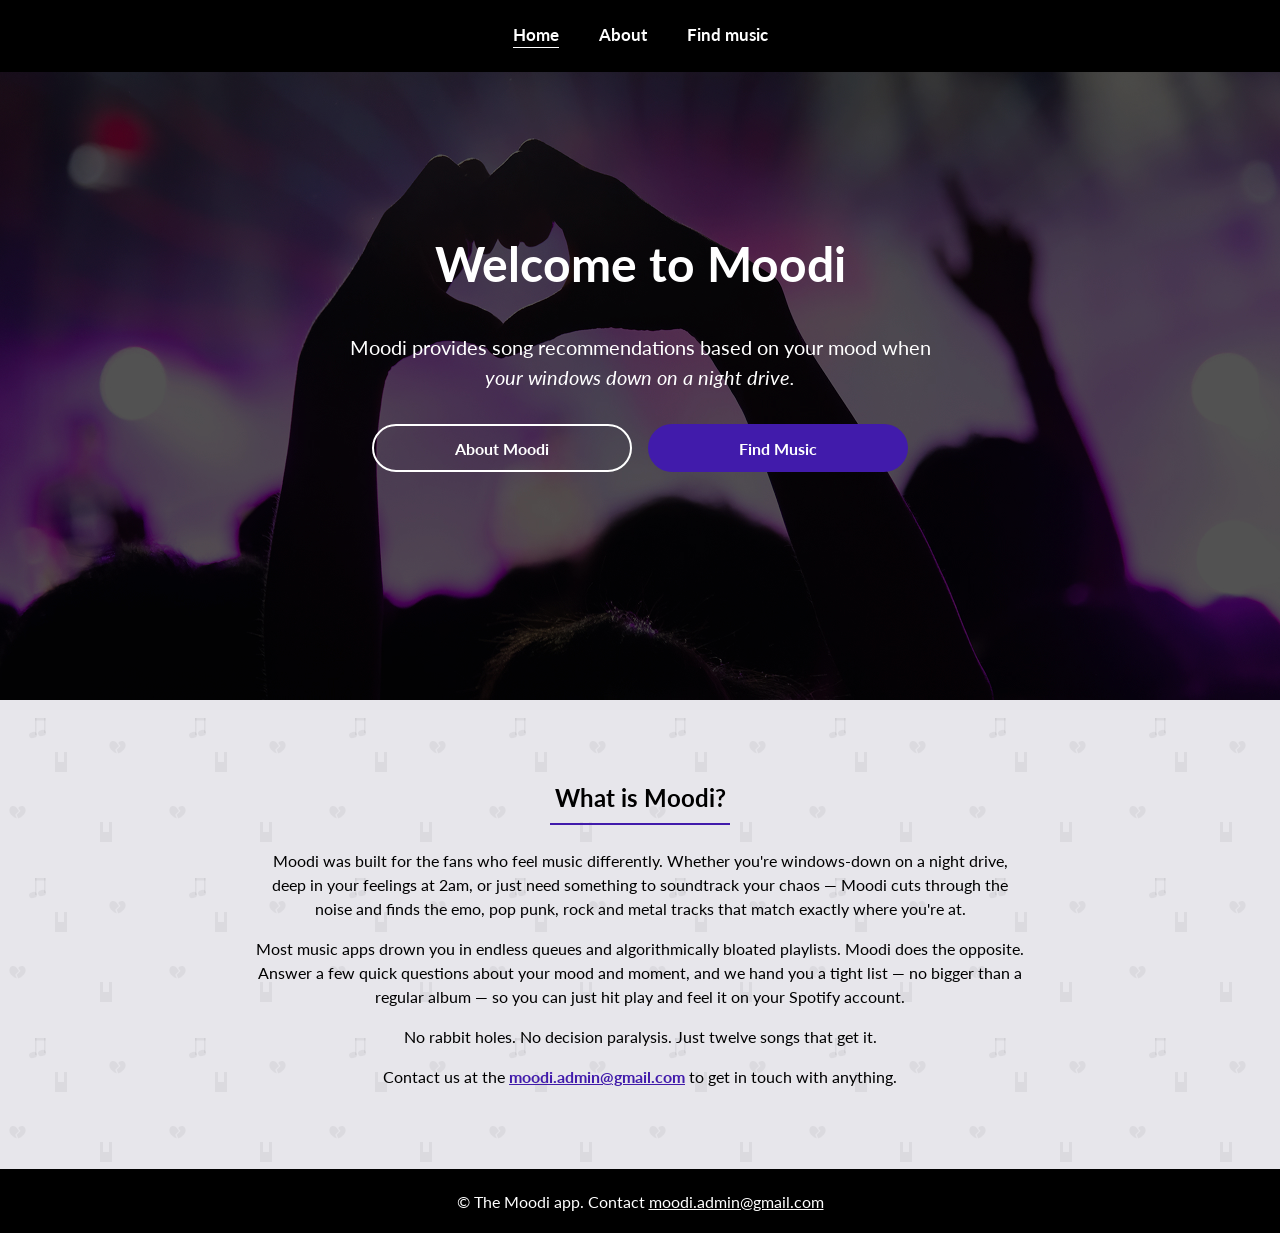
<file: index.html>
<!DOCTYPE html>
<html lang="en">
<head>
  <meta charset="UTF-8" />
  <meta name="viewport" content="width=device-width, initial-scale=1.0" />
  <title>Moodi — Find Your Sound</title>
  <link rel="preconnect" href="https://fonts.googleapis.com" />
  <link rel="preconnect" href="https://fonts.gstatic.com" crossorigin />
  <link href="https://fonts.googleapis.com/css2?family=Lato:wght@400;700&display=swap" rel="stylesheet" />
  <link rel="preload" as="image" href="imgs/Desktop banner.jpg" media="(min-width: 768px)" />
  <link rel="preload" as="image" href="imgs/Mobile banner.jpg" media="(max-width: 767px)" />
  <link rel="icon" href="data:image/svg+xml,<svg xmlns='http://www.w3.org/2000/svg' viewBox='0 0 100 100'><text y='.9em' font-size='90'>🎧</text></svg>" />
  <link rel="stylesheet" href="css/home.css" />
</head>
<body>

  <!-- ── Hero ── -->
  <section class="hero" id="home">
    <picture>
      <source media="(max-width: 767px)" srcset="imgs/Mobile banner.jpg" />
      <img class="hero-img"
        src="imgs/Desktop banner.jpg"
        alt="Concert crowd"
        fetchpriority="high"
        decoding="async" />
    </picture>
    <div class="hero-overlay"></div>

    <nav>
      <a href="#home" class="active">Home</a>
      <a href="#about">About</a>
      <a href="quiz.html">Find music</a>
    </nav>

    <div class="hero-content">
      <h1 class="hero-title">
        <span class="title-desktop">Welcome to Moodi</span>
        <span class="title-mobile">Welcome to Moodi-app</span>
      </h1>
      <p class="hero-sub">Moodi provides song recommendations based on your mood when<br><span id="typewriter"></span></p>
      <div class="btn-group">
        <a href="#about" class="btn btn-outline">About Moodi</a>
        <a href="quiz.html" class="btn btn-primary">Find Music</a>
      </div>
    </div>
  </section>

  <!-- ── About ── -->
  <section class="about" id="about">
    <div class="about-header">
      <h2 class="about-title">What is Moodi?</h2>
      <div class="about-divider"></div>
    </div>
    <div class="about-body">
      <p>Moodi was built for the fans who feel music differently. Whether you're windows-down on a night drive, deep in your feelings at 2am, or just need something to soundtrack your chaos — Moodi cuts through the noise and finds the emo, pop punk, rock and metal tracks that match exactly where you're at.</p>
      <p>Most music apps drown you in endless queues and algorithmically bloated playlists. Moodi does the opposite. Answer a few quick questions about your mood and moment, and we hand you a tight list — no bigger than a regular album — so you can just hit play and feel it on your Spotify account.</p>
      <p>No rabbit holes. No decision paralysis. Just twelve songs that get it.</p>
      <p>Contact us at the <a href="mailto:moodi.admin@gmail.com">moodi.admin@gmail.com</a> to get in touch with anything.</p>
    </div>
  </section>

  <!-- ── Footer ── -->
  <footer>
    <p>© The Moodi app. Contact <a href="mailto:moodi.admin@gmail.com">moodi.admin@gmail.com</a></p>
  </footer>

  <script src="js/home.js"></script>
  <script src="https://mcp.figma.com/mcp/html-to-design/capture.js" async></script>
</body>
</html>
</file>
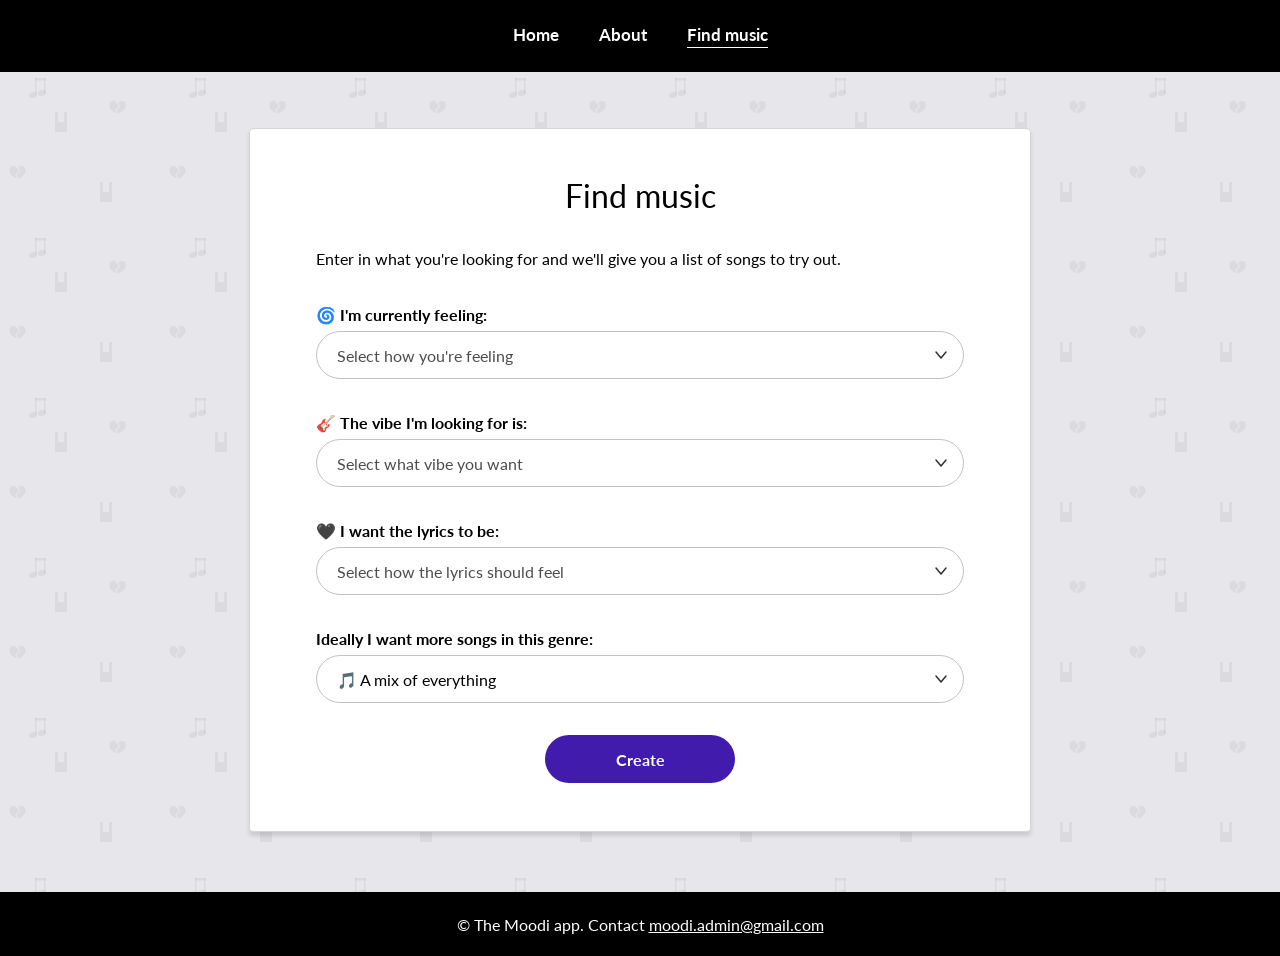
<file: quiz.html>
<!DOCTYPE html>
<html lang="en">
<head>
  <meta charset="UTF-8" />
  <meta name="viewport" content="width=device-width, initial-scale=1.0" />
  <title>Find Music — Moodi</title>
  <link rel="preconnect" href="https://fonts.googleapis.com" />
  <link rel="preconnect" href="https://fonts.gstatic.com" crossorigin />
  <link href="https://fonts.googleapis.com/css2?family=Lato:wght@400;700&display=swap" rel="stylesheet" />
  <link rel="icon" href="data:image/svg+xml,<svg xmlns='http://www.w3.org/2000/svg' viewBox='0 0 100 100'><text y='.9em' font-size='90'>🎧</text></svg>" />
  <link rel="stylesheet" href="css/quiz.css" />
</head>
<body>

  <header>
    <nav>
      <a href="index.html">Home</a>
      <a href="index.html#about">About</a>
      <a href="quiz.html" class="active">Find music</a>
    </nav>
  </header>

  <main>

    <!-- ── Quiz card ── -->
    <div class="card" id="quiz-card">
      <h1 class="card-title">Find music</h1>
      <p class="card-sub">Enter in what you're looking for and we'll give you a list of songs to try out.</p>

      <div class="fields">

        <div class="field">
          <label class="field-label" for="feeling">🌀 I'm currently feeling:</label>
          <select class="field-select" id="feeling">
            <option value="" disabled selected>Select how you're feeling</option>
            <option value="happy">😊 Happy</option>
            <option value="sad">😢 Sad</option>
            <option value="energetic">⚡ Energetic</option>
            <option value="calm">😌 Calm</option>
            <option value="romantic">💕 Romantic</option>
            <option value="anxious">😰 Anxious</option>
            <option value="nostalgic">🎞️ Nostalgic</option>
            <option value="angry">🔥 Fired Up</option>
            <option value="melancholic">🌧️ Melancholic</option>
            <option value="confident">💪 Confident</option>
            <option value="lonely">🌙 Lonely</option>
          </select>
          <span class="field-error" id="feeling-error">💔 Please select an option</span>
        </div>

        <div class="field">
          <label class="field-label" for="vibe">🎸 The vibe I'm looking for is:</label>
          <select class="field-select" id="vibe">
            <option value="" disabled selected>Select what vibe you want</option>
            <option value="chill">😎 Just chill</option>
            <option value="dance">🕺 Dance it out</option>
            <option value="focus">🎯 Focus / study</option>
            <option value="workout">🏋️ Workout fuel</option>
            <option value="cry">😭 Have a good cry</option>
            <option value="hype">🤘 Get hyped</option>
            <option value="sleep">😴 Wind down / sleep</option>
            <option value="discover">🔍 Discover something new</option>
            <option value="throwback">⏮️ Throwback vibes</option>
            <option value="drive">🚗 Late night drive</option>
          </select>
          <span class="field-error" id="vibe-error">💔 Please select an option</span>
        </div>

        <div class="field">
          <label class="field-label" for="lyrics">🖤 I want the lyrics to be:</label>
          <select class="field-select" id="lyrics">
            <option value="" disabled selected>Select how the lyrics should feel</option>
            <option value="emotional">💔 Raw &amp; emotional</option>
            <option value="anthemic">🎤 Anthemic &amp; sing-along</option>
            <option value="dark">🖤 Dark &amp; introspective</option>
            <option value="angry">😤 Angry &amp; aggressive</option>
            <option value="hopeful">✨ Hopeful &amp; uplifting</option>
            <option value="poetic">🖋️ Poetic &amp; abstract</option>
          </select>
          <span class="field-error" id="lyrics-error">💔 Please select an option</span>
        </div>

        <div class="field">
          <label class="field-label" for="genre">Ideally I want more songs in this genre:</label>
          <select class="field-select selected" id="genre">
            <option value="all" selected>🎵 A mix of everything</option>
            <option value="pop_punk">🎸 Pop punk</option>
            <option value="emo">🖤 Emo</option>
            <option value="metalcore">🤘 Metalcore</option>
            <option value="metal">🔥 Metal</option>
            <option value="alt_rock">🎶 Alt rock</option>
            <option value="emo_pop">💜 Emo pop</option>
          </select>
        </div>

      </div>

      <button class="btn-create" id="btn-create">
        <span class="btn-create-text">Create</span>
        <span class="btn-create-loading">
          <span class="soundbar-bar"></span>
          <span class="soundbar-bar"></span>
          <span class="soundbar-bar"></span>
          <span class="soundbar-bar"></span>
          <span class="loading-text">Searching...</span>
        </span>
      </button>
    </div>

    <!-- ── Results card ── -->
    <div class="results-card" id="results-card">
      <div class="results-header">
        <h2 class="results-title">Recommended songs</h2>
        <div class="results-sub-group">
          <p class="results-sub">Tap any card to open a song on Spotify</p>
          <div class="results-tags" id="results-tags"></div>
        </div>
      </div>

      <div class="song-grid" id="song-grid"></div>

      <div class="results-actions">
        <button class="btn-back" id="btn-back">← Start over</button>
        <button class="btn-refresh" id="btn-refresh">
          <span class="btn-refresh-text"><span class="refresh-icon">↻</span> Refresh list</span>
          <span class="btn-refresh-loading">
            <span class="soundbar-bar"></span>
            <span class="soundbar-bar"></span>
            <span class="soundbar-bar"></span>
            <span class="soundbar-bar"></span>
            <span class="loading-text">Searching...</span>
          </span>
        </button>
      </div>
    </div>

  </main>

  <footer>
    <p>© The Moodi app. Contact <a href="mailto:moodi.admin@gmail.com">moodi.admin@gmail.com</a></p>
  </footer>

  <script src="js/quiz.js"></script>
  <script src="https://mcp.figma.com/mcp/html-to-design/capture.js" async></script>
</body>
</html>
</file>
<file: css/home.css>
html { scroll-behavior: smooth; }

*, *::before, *::after { box-sizing: border-box; margin: 0; padding: 0; }

body {
  font-family: 'Lato', sans-serif;
  color: #000;
  background-color: #E7E6EB;
  background-image: url("data:image/svg+xml,%3Csvg xmlns='http://www.w3.org/2000/svg' width='160' height='160'%3E%3Cg transform='translate(10,5) scale(0.75)' fill='black' fill-opacity='0.05'%3E%3Cpath d='M9,4 C7,1 2,0 0,4 C-2,8 0,12 4,15 C6,17 8,17 9,18 L7,13 L12,8 Z'/%3E%3Cpath d='M11,4 L14,8 L9,13 L11,18 C12,17 14,17 16,15 C20,12 22,8 20,4 C18,0 13,1 11,4 Z'/%3E%3C/g%3E%3Cg transform='translate(100,22)' fill='black' fill-opacity='0.05'%3E%3Cpath d='M0,20 L0,0 L3,0 L3,10 L9,10 L9,0 L12,0 L12,20 Z'/%3E%3C/g%3E%3Cg transform='translate(28,75)' fill='black' fill-opacity='0.05'%3E%3Crect x='7' y='3' width='10.5' height='2.5'/%3E%3Crect x='7' y='3' width='1.5' height='17'/%3E%3Crect x='16' y='3' width='1.5' height='15'/%3E%3Cellipse cx='5' cy='20' rx='4' ry='3' transform='rotate(-20 5 20)'/%3E%3Cellipse cx='14' cy='18' rx='4' ry='3' transform='rotate(-20 14 18)'/%3E%3C/g%3E%3Cg transform='translate(110,100) scale(0.75)' fill='black' fill-opacity='0.05'%3E%3Cpath d='M9,4 C7,1 2,0 0,4 C-2,8 0,12 4,15 C6,17 8,17 9,18 L7,13 L12,8 Z'/%3E%3Cpath d='M11,4 L14,8 L9,13 L11,18 C12,17 14,17 16,15 C20,12 22,8 20,4 C18,0 13,1 11,4 Z'/%3E%3C/g%3E%3Cg transform='translate(55,112)' fill='black' fill-opacity='0.05'%3E%3Cpath d='M0,20 L0,0 L3,0 L3,10 L9,10 L9,0 L12,0 L12,20 Z'/%3E%3C/g%3E%3C/svg%3E");
  background-size: 160px 160px;
}

a { color: inherit; text-decoration: none; }

/* ── Hero ── */
.hero {
  position: relative;
  width: 100%;
  height: 700px;
  display: flex;
  flex-direction: column;
  align-items: center;
  justify-content: center;
  overflow: hidden;
  background: #1a1a1a;
}

.hero-img {
  position: absolute;
  inset: 0;
  width: 100%;
  height: 100%;
  object-fit: cover;
  object-position: center;
}

.hero-overlay {
  position: absolute;
  inset: 0;
  background: rgba(0, 0, 0, 0.2);
}

/* ── Nav ── */
nav {
  position: absolute;
  top: 0;
  left: 0;
  right: 0;
  display: flex;
  align-items: center;
  justify-content: center;
  gap: 40px;
  height: 72px;
  background: #000;
  z-index: 10;
}

nav a {
  font-size: 17px;
  font-weight: 700;
  color: #fff;
  text-align: center;
  border-bottom: 1px solid transparent;
  padding-bottom: 2px;
  transition: border-color 0.2s;
}

nav a:hover { border-bottom-color: #fff; }
nav a.active { border-bottom-color: #fff; }

/* ── Hero content ── */
.hero-content {
  position: relative;
  z-index: 2;
  display: flex;
  flex-direction: column;
  align-items: center;
  gap: 32px;
  max-width: 820px;
  width: 100%;
  padding: 0 24px;
  text-align: center;
}

.hero-title {
  font-size: 48px;
  font-weight: 700;
  color: #fff;
  line-height: 1.5;
}

.hero-sub {
  font-size: 20px;
  font-weight: 400;
  color: #fff;
  line-height: 1.5;
}

.btn-group {
  display: flex;
  gap: 16px;
  align-items: center;
  justify-content: center;
  flex-wrap: wrap;
}

.btn {
  display: inline-flex;
  align-items: center;
  justify-content: center;
  width: 260px;
  height: 48px;
  border-radius: 9999px;
  font-family: 'Lato', sans-serif;
  font-size: 16px;
  font-weight: 700;
  cursor: pointer;
  text-decoration: none;
  transition: opacity 0.2s;
}

.btn:hover { opacity: 0.85; }

.btn-primary {
  background: #411bab;
  color: #fff;
  border: none;
  transition: background 0.2s;
}

.btn-primary:hover {
  opacity: 1;
  background: #341589;
}

.btn-outline {
  background: transparent;
  color: #fff;
  border: 2px solid #fff;
  transition: background 0.2s, color 0.2s;
}

.btn-outline:hover {
  opacity: 1;
  background: #fff;
  color: #411bab;
}

/* ── About ── */
.about {
  display: flex;
  flex-direction: column;
  align-items: center;
  gap: 24px;
  padding: 80px 24px;
  max-width: 820px;
  margin: 0 auto;
  text-align: center;
}

.about-header {
  display: flex;
  flex-direction: column;
  align-items: center;
  gap: 7px;
  width: 100%;
}

.about-title {
  font-size: 24px;
  font-weight: 700;
  line-height: 1.5;
}

.about-divider {
  width: 180px;
  height: 2px;
  background: #411bab;
}

.about-body {
  font-size: 16px;
  font-weight: 400;
  line-height: 1.5;
  color: #000;
}

.about-body p + p { margin-top: 1em; }

.about-body a {
  color: #411bab;
  font-weight: 700;
  text-decoration: underline;
  transition: color 0.2s;
}

.about-body a:hover { color: #341589; }

/* ── Footer ── */
footer {
  background: #000;
  color: #fff;
  display: flex;
  align-items: center;
  justify-content: center;
  height: 64px;
  font-size: 16px;
  font-weight: 400;
  text-align: center;
}

footer a {
  text-decoration: underline;
  color: #fff;
}

.title-mobile { display: none; }

#typewriter {
  transition: opacity 0.7s ease;
  opacity: 0;
  font-style: italic;
}

#typewriter.fade-in  { opacity: 1; }
#typewriter.fade-out { opacity: 0; }

/* ── Mobile ── */
@media (max-width: 767px) {
  .title-desktop { display: none; }
  .title-mobile  { display: inline; }

  nav {
    gap: 40px;
  }

  .hero { height: 700px; }

  .hero-title {
    font-size: 48px;
    line-height: 1.5;
  }

  .hero-sub {
    font-size: 20px;
    display: block;
  }

  .hero-content {
    gap: 32px;
    padding: 0 24px;
  }

  .btn-group {
    width: 100%;
    flex-direction: column-reverse;
  }

  .btn {
    width: 100%;
    font-size: 16px;
    height: 48px;
  }

  .about {
    max-width: 100%;
    padding: 80px 20px;
  }

  .about-body {
    max-width: 452px;
    overflow-wrap: break-word;
    text-align: center;
  }

  footer {
    height: 64px;
    padding: 0 24px;
    text-align: center;
  }
}
</file>
<file: css/quiz.css>
*, *::before, *::after { box-sizing: border-box; margin: 0; padding: 0; }

body {
  font-family: 'Lato', sans-serif;
  background-color: #E7E6EB;
  background-image: url("data:image/svg+xml,%3Csvg xmlns='http://www.w3.org/2000/svg' width='160' height='160'%3E%3Cg transform='translate(10,5) scale(0.75)' fill='black' fill-opacity='0.05'%3E%3Cpath d='M9,4 C7,1 2,0 0,4 C-2,8 0,12 4,15 C6,17 8,17 9,18 L7,13 L12,8 Z'/%3E%3Cpath d='M11,4 L14,8 L9,13 L11,18 C12,17 14,17 16,15 C20,12 22,8 20,4 C18,0 13,1 11,4 Z'/%3E%3C/g%3E%3Cg transform='translate(100,22)' fill='black' fill-opacity='0.05'%3E%3Cpath d='M0,20 L0,0 L3,0 L3,10 L9,10 L9,0 L12,0 L12,20 Z'/%3E%3C/g%3E%3Cg transform='translate(28,75)' fill='black' fill-opacity='0.05'%3E%3Crect x='7' y='3' width='10.5' height='2.5'/%3E%3Crect x='7' y='3' width='1.5' height='17'/%3E%3Crect x='16' y='3' width='1.5' height='15'/%3E%3Cellipse cx='5' cy='20' rx='4' ry='3' transform='rotate(-20 5 20)'/%3E%3Cellipse cx='14' cy='18' rx='4' ry='3' transform='rotate(-20 14 18)'/%3E%3C/g%3E%3Cg transform='translate(110,100) scale(0.75)' fill='black' fill-opacity='0.05'%3E%3Cpath d='M9,4 C7,1 2,0 0,4 C-2,8 0,12 4,15 C6,17 8,17 9,18 L7,13 L12,8 Z'/%3E%3Cpath d='M11,4 L14,8 L9,13 L11,18 C12,17 14,17 16,15 C20,12 22,8 20,4 C18,0 13,1 11,4 Z'/%3E%3C/g%3E%3Cg transform='translate(55,112)' fill='black' fill-opacity='0.05'%3E%3Cpath d='M0,20 L0,0 L3,0 L3,10 L9,10 L9,0 L12,0 L12,20 Z'/%3E%3C/g%3E%3C/svg%3E");
  background-size: 160px 160px;
  color: #000;
  min-height: 100vh;
  display: flex;
  flex-direction: column;
}

a { color: inherit; text-decoration: none; }

/* ── Header ── */
header {
  background: #000;
  height: 72px;
  display: flex;
  align-items: center;
  justify-content: center;
  flex-shrink: 0;
}

nav {
  display: flex;
  gap: 40px;
  align-items: center;
}

nav a {
  font-size: 17px;
  font-weight: 700;
  color: #fff;
  border-bottom: 1px solid transparent;
  padding-bottom: 2px;
  transition: border-color 0.2s;
}

nav a:hover { border-bottom-color: #fff; }
nav a.active { border-bottom-color: #fff; }

/* ── Main ── */
main {
  flex: 1;
  display: flex;
  align-items: flex-start;
  justify-content: center;
  padding: 56px 24px 60px;
}

/* ── Quiz card ── */
.card {
  background: #fff;
  border: 1px solid #d4d4d4;
  border-radius: 4px;
  box-shadow: 0px 4px 4px rgba(0, 0, 0, 0.12);
  width: 100%;
  max-width: 782px;
  padding: 48px 66px;
  display: flex;
  flex-direction: column;
  align-items: center;
  gap: 32px;
}

.card-title {
  font-size: 32px;
  font-weight: 400;
  color: #000;
  text-align: center;
  line-height: 1.2;
}

.card-sub {
  font-size: 16px;
  font-weight: 400;
  color: #000;
  text-align: left;
  line-height: 1.5;
  width: 100%;
}

/* ── Form fields ── */
.fields {
  display: flex;
  flex-direction: column;
  gap: 32px;
  width: 100%;
}

.field {
  display: flex;
  flex-direction: column;
  gap: 4px;
}

.field-label {
  font-size: 16px;
  font-weight: 700;
  color: #000;
  line-height: 1.5;
}

.field-select {
  width: 100%;
  height: 48px;
  border: 1px solid #c2c2c2;
  border-radius: 9999px;
  background: #fff;
  padding: 0 20px;
  font-family: 'Lato', sans-serif;
  font-size: 16px;
  font-weight: 400;
  color: #4d4d4d;
  appearance: none;
  -webkit-appearance: none;
  background-image: url("data:image/svg+xml,%3Csvg width='12' height='8' viewBox='0 0 12 8' fill='none' xmlns='http://www.w3.org/2000/svg'%3E%3Cpath d='M1 1L6 7L11 1' stroke='%23333' stroke-width='1.5' stroke-linecap='round' stroke-linejoin='round'/%3E%3C/svg%3E");
  background-repeat: no-repeat;
  background-position: right 16px center;
  cursor: pointer;
  transition: border-color 0.2s;
}

.field-select:hover {
  border-color: #7F7F7F;
}

.field-select:focus {
  outline: none;
  border-color: #411bab;
}

.field-select.selected { color: #000; }

.field-select.error { border-color: #cf150a; }

.field-error {
  font-size: 16px;
  font-weight: 400;
  color: #cf150a;
  line-height: 1.5;
  display: none;
}

.field-error.visible { display: block; }

/* ── Create button ── */
.btn-create {
  width: 190px;
  height: 48px;
  background: #411bab;
  border: none;
  border-radius: 9999px;
  font-family: 'Lato', sans-serif;
  font-size: 16px;
  font-weight: 700;
  color: #fff;
  cursor: pointer;
  transition: opacity 0.2s;
  display: inline-flex;
  align-items: center;
  justify-content: center;
}

.btn-create:hover { opacity: 0.85; }
.btn-create:disabled { opacity: 1; cursor: not-allowed; }

.btn-create-loading {
  display: none;
  align-items: flex-end;
  gap: 3px;
  height: 22px;
}

.loading-text {
  align-self: center;
  margin-left: 8px;
  font-size: 16px;
  font-weight: 700;
}

.btn-create.loading .btn-create-text { display: none; }
.btn-create.loading .btn-create-loading { display: inline-flex; }
.btn-create.loading { opacity: 1; }

/* ── Soundbar animation ── */
.soundbar-bar {
  width: 3px;
  border-radius: 2px;
  background: #fff;
  transform-origin: bottom;
  animation: soundbar 0.7s ease-in-out infinite alternate;
  opacity: 0.5;
}

.soundbar-bar:nth-child(1) { height: 10px; animation-delay: 0.00s; }
.soundbar-bar:nth-child(2) { height: 22px; animation-delay: 0.20s; }
.soundbar-bar:nth-child(3) { height: 16px; animation-delay: 0.10s; }
.soundbar-bar:nth-child(4) { height: 20px; animation-delay: 0.30s; }

@keyframes soundbar {
  from { transform: scaleY(0.15); }
  to   { transform: scaleY(1); }
}

/* ── Results card ── */
.results-card {
  background: #fff;
  border: 1px solid #d4d4d4;
  border-radius: 4px;
  box-shadow: 0px 4px 4px rgba(0, 0, 0, 0.12);
  width: 100%;
  max-width: 782px;
  padding: 49px 0;
  display: none;
  flex-direction: column;
  align-items: center;
  gap: 32px;
}

.results-card.visible { display: flex; }

.results-header {
  display: flex;
  flex-direction: column;
  align-items: center;
  gap: 16px;
  text-align: center;
}

.results-title {
  font-size: 32px;
  font-weight: 400;
}

.results-sub-group {
  display: flex;
  flex-direction: column;
  align-items: center;
  gap: 12px;
}

.results-sub {
  font-size: 16px;
  color: #000;
}

.results-tags {
  display: flex;
  gap: 8px;
  flex-wrap: wrap;
  justify-content: center;
}

.results-tag {
  padding: 4px 12px;
  border-radius: 30px;
  font-size: 12px;
  font-weight: 700;
  background: rgba(65, 27, 171, 0.1);
  border: 1px solid rgba(65, 27, 171, 0.3);
  color: #411bab;
}

/* ── Song grid ── */
.song-grid {
  width: 100%;
  display: grid;
  grid-template-columns: 1fr 1fr;
  gap: 10px;
  padding: 0 24px;
}

.song-card {
  display: flex;
  align-items: center;
  gap: 12px;
  padding: 13px;
  border: 1px solid #d4d4d4;
  border-radius: 8px;
  text-decoration: none;
  color: inherit;
  background: #fff;
  transition: all 0.2s;
  min-width: 0;
}

.song-card:hover {
  border-color: #7F7F7F;
  box-shadow: 0 4px 12px rgba(65, 27, 171, 0.12);
  transform: translateY(-1px);
}

.song-card:focus {
  outline: none;
  border-color: #411bab;
  box-shadow: 0 0 0 2px rgba(65, 27, 171, 0.3);
}

.song-num {
  font-size: 11px;
  font-weight: 700;
  color: #c2c2c2;
  min-width: 18px;
}

.song-art {
  width: 40px;
  height: 40px;
  border-radius: 6px;
  background: #f2f3f4;
  display: flex;
  align-items: center;
  justify-content: center;
  font-size: 18px;
  flex-shrink: 0;
  overflow: hidden;
}

.song-art img {
  width: 100%;
  height: 100%;
  object-fit: cover;
  display: block;
}

.song-info { flex: 1; min-width: 0; }

.song-title {
  font-size: 13px;
  font-weight: 700;
  white-space: nowrap;
  overflow: hidden;
  text-overflow: ellipsis;
  margin-bottom: 2px;
}

.song-artist {
  font-size: 11px;
  color: #4d4d4d;
  white-space: nowrap;
  overflow: hidden;
  text-overflow: ellipsis;
}

.spotify-btn {
  width: 26px;
  height: 26px;
  border-radius: 50%;
  background: #1DB954;
  display: flex;
  align-items: center;
  justify-content: center;
  flex-shrink: 0;
}

.spotify-btn svg { width: 13px; height: 13px; fill: #000; }

.results-actions {
  display: flex;
  gap: 12px;
  align-items: center;
}

.btn-back {
  height: 48px;
  padding: 0 24px;
  border: 1px solid #411bab;
  border-radius: 9999px;
  background: #fff;
  font-family: 'Lato', sans-serif;
  font-size: 16px;
  font-weight: 700;
  color: #411bab;
  cursor: pointer;
  transition: background 0.2s, color 0.2s;
}

.btn-back:hover { background: #411bab; color: #fff; }

.btn-refresh {
  height: 48px;
  padding: 0 24px;
  border: 1px solid #411bab;
  border-radius: 9999px;
  background: #fff;
  font-family: 'Lato', sans-serif;
  font-size: 16px;
  font-weight: 700;
  color: #411bab;
  cursor: pointer;
  transition: background 0.2s, color 0.2s;
  display: inline-flex;
  align-items: center;
  justify-content: center;
  min-width: 152px;
}

.btn-refresh:hover { background: #411bab; color: #fff; }
.btn-refresh:disabled { cursor: not-allowed; }

.btn-refresh-loading {
  display: none;
  align-items: flex-end;
  gap: 3px;
  height: 22px;
}

.btn-refresh.loading .btn-refresh-text { display: none; }
.btn-refresh.loading .btn-refresh-loading { display: inline-flex; }
.btn-refresh.loading { background: #fff; color: #411bab; }
.btn-refresh.loading .soundbar-bar { background: #411bab; }

.refresh-icon {
  font-weight: 400;
  font-size: 19px;
  line-height: 1;
}

/* ── Footer ── */
footer {
  background: #000;
  height: 64px;
  display: flex;
  align-items: center;
  justify-content: center;
  font-size: 16px;
  font-weight: 400;
  color: #fff;
  text-align: center;
  flex-shrink: 0;
}

footer a { color: #fff; text-decoration: underline; }

/* ── Mobile ── */
@media (max-width: 767px) {
  .card { padding: 32px 24px; }

  .btn-create { width: 100%; }

  .song-grid { grid-template-columns: 1fr; }

  .results-actions {
    width: 100%;
    padding: 0 24px;
    flex-direction: column;
  }

  .btn-back,
  .btn-refresh {
    width: 100%;
    justify-content: center;
  }
}
</file>
